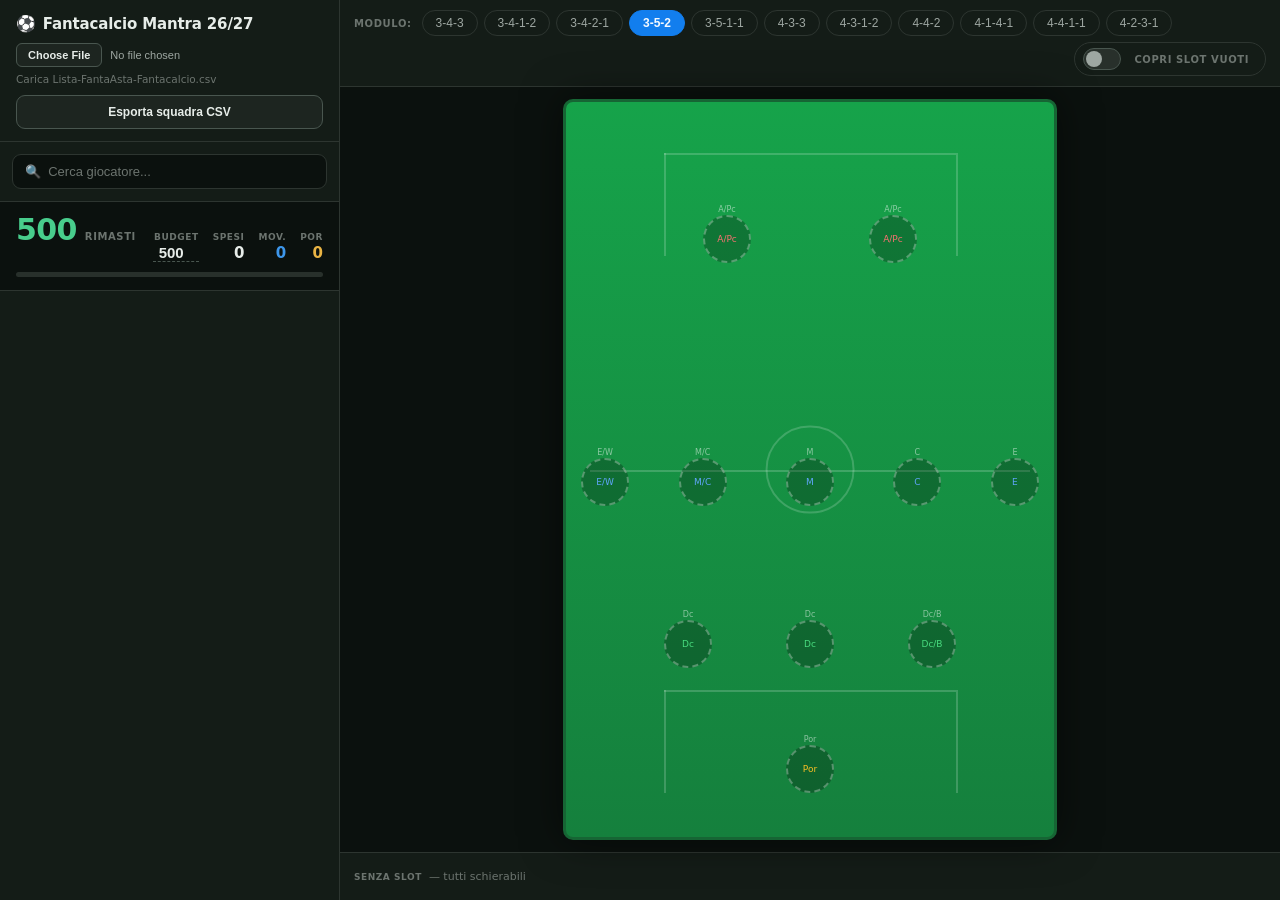
<file: webapp/index.html>
<!DOCTYPE html>
<html lang="it">
<head>
<meta charset="UTF-8">
<meta name="viewport" content="width=device-width, initial-scale=1.0">
<title>Fantacalcio Mantra 26/27</title>
<script src="js/papaparse.min.js"></script>
<link rel="stylesheet" href="styles.css">
</head>
<body>

<!-- ════════════════════ LEFT ════════════════════ -->
<div id="left">
  <div id="left-header">
    <h1>Fantacalcio Mantra 26/27</h1>
    <input type="file" id="file-input" accept=".csv">
    <div id="file-status">Carica Lista-FantaAsta-Fantacalcio.csv</div>
    <button id="export-btn">Esporta squadra CSV</button>
  </div>

  <div id="search-area">
    <input type="text" id="search-input" placeholder="🔍  Cerca giocatore..." autocomplete="off">
    <div id="search-results"></div>
  </div>

  <div id="budget-bar">
    <div id="budget-top">
      <div id="budget-main">
        <div class="bud-val" id="rem-val">500</div>
        <div class="bud-lbl">Rimasti</div>
      </div>
      <div id="budget-side">
        <label class="bud-mini" title="Budget totale (modificabile)">
          <span class="bud-lbl">Budget</span>
          <span class="bud-val"><input id="budget-input" type="number" value="500"></span>
        </label>
        <div class="bud-mini">
          <span class="bud-lbl">Spesi</span>
          <span class="bud-val" id="spent-val">0</span>
        </div>
        <div class="bud-mini" title="Giocatori di movimento">
          <span class="bud-lbl">Mov.</span>
          <span class="bud-val" id="mov-val">0</span>
        </div>
        <div class="bud-mini" title="Portieri">
          <span class="bud-lbl">Por</span>
          <span class="bud-val" id="gk-val">0</span>
        </div>
      </div>
    </div>
    <div id="budget-track"><div id="budget-fill"></div></div>
  </div>

  <div id="roster-list"></div>
  <div id="left-resizer" title="Trascina per allargare"></div>
</div>

<!-- ════════════════════ RIGHT ════════════════════ -->
<div id="right">
  <div id="controls">
    <span>MODULO:</span>
    <button class="fb" data-f="3-4-3">3-4-3</button>
    <button class="fb" data-f="3-4-1-2">3-4-1-2</button>
    <button class="fb" data-f="3-4-2-1">3-4-2-1</button>
    <button class="fb active" data-f="3-5-2">3-5-2</button>
    <button class="fb" data-f="3-5-1-1">3-5-1-1</button>
    <button class="fb" data-f="4-3-3">4-3-3</button>
    <button class="fb" data-f="4-3-1-2">4-3-1-2</button>
    <button class="fb" data-f="4-4-2">4-4-2</button>
    <button class="fb" data-f="4-1-4-1">4-1-4-1</button>
    <button class="fb" data-f="4-4-1-1">4-4-1-1</button>
    <button class="fb" data-f="4-2-3-1">4-2-3-1</button>
    <label id="pf-toggle" title="Se attivo, i polivalenti vengono tirati avanti per riempire slot offensivi vuoti. Se spento, ognuno resta nel ruolo più difensivo possibile.">
      <input type="checkbox" id="pf-check">
      <span class="pf-switch"></span>
      <span class="pf-text">Copri slot vuoti</span>
    </label>
  </div>
  <div id="pitch-wrap"><div id="pitch"></div></div>
  <div id="bench"><span id="bench-lbl">PANCHINA</span></div>
</div>

<!-- ════════════════════ MODAL ════════════════════ -->
<div id="modal">
  <div id="modal-box">
    <div id="modal-title"></div>
    <div id="modal-sub"></div>
    <div id="modal-stats"></div>
    <input id="price-input" type="number" min="1" max="999" placeholder="Prezzo pagato (FM)">
    <div class="mbts">
      <button id="btn-ok">✓ Aggiungi</button>
      <button id="btn-no">✕ Annulla</button>
    </div>
  </div>
</div>


<!-- Moduli JS: script classici, caricati in ordine di dipendenza.
     Niente ES modules così l'app funziona anche aprendo il file col doppio-click. -->
<script src="js/data.js"></script>
<script src="js/formations.js"></script>
<script src="js/assign.js"></script>
<script src="js/render.js"></script>
<script src="js/ui.js"></script>
</body>
</html>
</file>
<file: webapp/styles.css>
/* ── DESIGN TOKENS (OKLCH, neutri tinti verso il verde del campo) ── */
:root {
  --bg:          oklch(0.17 0.012 160);
  --surface:     oklch(0.215 0.014 160);
  --surface-2:   oklch(0.255 0.015 160);
  --surface-3:   oklch(0.30 0.015 160);
  --border:      oklch(0.32 0.014 160);
  --border-hi:   oklch(0.44 0.02 160);

  --text:        oklch(0.94 0.008 160);
  --text-dim:    oklch(0.72 0.012 160);
  --text-faint:  oklch(0.55 0.012 160);

  --accent:      oklch(0.66 0.15 250);   /* blu: interazione, selezione, focus */
  --accent-hi:   oklch(0.60 0.19 255);
  --gold:        oklch(0.80 0.14 82);    /* oro: crediti / valore */
  --pos:         oklch(0.76 0.15 158);   /* verde: rimasti / positivo */
  --neg:         oklch(0.66 0.20 25);    /* rosso: sforamento / elimina */

  --r-sm: 6px; --r: 9px; --r-lg: 13px;
  --shadow: 0 8px 24px oklch(0.12 0.02 160 / 0.5);
}

* { box-sizing: border-box; margin: 0; padding: 0; }
body {
  font-family: -apple-system, BlinkMacSystemFont, "Segoe UI", system-ui, sans-serif;
  background: var(--bg); color: var(--text);
  display: flex; height: 100vh; overflow: hidden;
  font-variant-numeric: tabular-nums;
  -webkit-font-smoothing: antialiased;
}

/* ── LEFT PANEL ── */
#left { width: 340px; min-width: 300px; max-width: 70vw; background: var(--surface); display: flex; flex-direction: column; border-right: 1px solid var(--border); position: relative; flex-shrink: 0; }
#left-resizer { position: absolute; top: 0; right: -3px; width: 6px; height: 100%; cursor: col-resize; z-index: 30; }
#left-resizer::after { content: ""; position: absolute; inset: 0 2px; background: var(--accent); opacity: 0; transition: opacity 0.15s; }
#left-resizer:hover::after, #left-resizer.dragging::after { opacity: 0.5; }
body.resizing { cursor: col-resize; user-select: none; }

#left-header { padding: 14px 16px 12px; border-bottom: 1px solid var(--border); }
#left-header h1 { font-size: 15px; font-weight: 700; color: var(--text); margin-bottom: 10px; letter-spacing: -0.01em; display: flex; align-items: center; gap: 7px; }
#left-header h1::before { content: "⚽"; font-size: 16px; }
#file-input { width: 100%; font-size: 11px; color: var(--text-dim); cursor: pointer; }
#file-input::file-selector-button {
  margin-right: 8px; padding: 5px 11px; border-radius: var(--r-sm);
  border: 1px solid var(--border-hi); background: var(--surface-2);
  color: var(--text); font-size: 11px; font-weight: 600; cursor: pointer;
  transition: background 0.15s, border-color 0.15s;
}
#file-input::file-selector-button:hover { background: var(--surface-3); border-color: var(--accent); }
#file-status { font-size: 10.5px; color: var(--text-faint); margin-top: 6px; }

#search-area { padding: 12px; border-bottom: 1px solid var(--border); position: relative; }
#search-input {
  width: 100%; padding: 9px 12px; border-radius: var(--r);
  border: 1px solid var(--border); background: var(--bg);
  color: var(--text); font-size: 13px; outline: none;
  transition: border-color 0.15s, box-shadow 0.15s;
}
#search-input::placeholder { color: var(--text-faint); }
#search-input:focus { border-color: var(--accent); box-shadow: 0 0 0 3px oklch(0.66 0.15 250 / 0.18); }
#search-results {
  position: absolute; left: 12px; right: 12px; top: calc(100% - 2px);
  background: var(--surface-2); border: 1px solid var(--border-hi); border-radius: var(--r);
  max-height: 280px; overflow-y: auto; z-index: 50; display: none;
  box-shadow: var(--shadow);
}
#search-results.open { display: block; }
.sr-item {
  padding: 9px 12px; cursor: pointer; border-bottom: 1px solid var(--border);
  display: flex; justify-content: space-between; align-items: center; gap: 8px;
  transition: background 0.12s;
}
.sr-item:last-child { border-bottom: none; }
.sr-item:hover { background: var(--surface-3); }
.sr-name { font-size: 12.5px; font-weight: 600; }
.sr-meta { font-size: 10px; color: var(--text-dim); margin-top: 2px; }
.sr-qta { font-size: 13px; color: var(--gold); font-weight: 700; white-space: nowrap; }
.sr-new { font-size: 9px; font-weight: 700; background: oklch(0.66 0.15 250 / 0.18); color: var(--accent); padding: 1px 6px; border-radius: 10px; }
.sr-rig { font-size: 9px; font-weight: 700; background: oklch(0.80 0.14 82 / 0.16); color: var(--gold); padding: 1px 6px; border-radius: 10px; }

#budget-bar { background: var(--bg); padding: 13px 16px; border-bottom: 1px solid var(--border); display: flex; flex-direction: column; gap: 10px; }
#budget-top { display: flex; align-items: baseline; justify-content: space-between; gap: 12px 16px; flex-wrap: wrap; }
#budget-main { display: flex; align-items: baseline; gap: 8px; min-width: 0; }
#budget-main #rem-val { font-size: 30px; font-weight: 800; line-height: 1; color: var(--pos); letter-spacing: -0.02em; }
#budget-main .bud-lbl { font-size: 10px; }
#budget-side { display: flex; gap: 14px; flex-wrap: wrap; justify-content: flex-end; }
.bud-mini { display: flex; flex-direction: column; align-items: flex-end; gap: 2px; }
.bud-mini .bud-val { font-size: 15px; font-weight: 700; }
.bud-lbl { font-size: 9px; font-weight: 600; letter-spacing: 0.06em; color: var(--text-faint); text-transform: uppercase; }
#spent-val { color: var(--text); }
#mov-val { color: var(--accent); }
#gk-val  { color: var(--gold); }
#budget-input {
  background: transparent; border: none; color: var(--text); font-size: 15px;
  font-weight: 700; width: 46px; text-align: right; padding: 0; outline: none;
  border-bottom: 1px dashed var(--border-hi); cursor: text;
}
#budget-input:focus { border-bottom-color: var(--accent); color: var(--accent); }
#budget-track { height: 5px; border-radius: 3px; background: var(--surface-3); overflow: hidden; }
#budget-fill { height: 100%; width: 0; border-radius: 3px; background: var(--pos); transition: width 0.35s cubic-bezier(0.22,1,0.36,1), background 0.2s; }
#budget-fill.over { background: var(--neg); }

#roster-list { flex: 1; overflow-y: auto; padding: 10px; display: flex; flex-direction: column; gap: 5px; }
.rp {
  display: flex; align-items: center; gap: 8px; padding: 7px 9px;
  background: var(--surface-2); border-radius: var(--r);
  border: 1px solid transparent; transition: border-color 0.15s, background 0.15s;
}
.rp:hover { border-color: var(--border-hi); background: var(--surface-3); }
.rp-badge {
  font-size: 10px; font-weight: 800; padding: 3px 0; border-radius: var(--r-sm);
  min-width: 32px; text-align: center; letter-spacing: 0.02em;
}
.rp-info { flex: 1; min-width: 0; }
.rp-name { font-size: 12px; font-weight: 600; white-space: nowrap; overflow: hidden; text-overflow: ellipsis; }
.rp-sub { font-size: 9.5px; color: var(--text-faint); margin-top: 1px; white-space: nowrap; overflow: hidden; text-overflow: ellipsis; }
.rp-price { font-size: 13px; font-weight: 700; color: var(--gold); white-space: nowrap; }
.rp-price::after { content: "\00a0FM"; font-size: 9px; font-weight: 600; color: var(--text-faint); }
#export-btn {
  margin-top: 10px; width: 100%; background: var(--surface-2); color: var(--text);
  border: 1px solid var(--border-hi); border-radius: var(--r); padding: 9px; font-size: 12px;
  font-weight: 600; cursor: pointer; transition: background 0.15s, border-color 0.15s;
}
#export-btn:hover { background: var(--surface-3); border-color: var(--accent); }
.rp-role { flex-shrink: 0; background: var(--bg); color: var(--text-dim); border: 1px solid var(--border); border-radius: var(--r-sm); font-size: 10px; padding: 3px 4px; cursor: pointer; outline: none; }
.rp-role:hover { border-color: var(--accent); color: var(--text); }
.rp-del { color: var(--text-faint); cursor: pointer; font-size: 17px; padding: 0 3px; line-height: 1; flex-shrink: 0; transition: color 0.12s; }
.rp-del:hover { color: var(--neg); }
.rp-rig { font-size: 8px; font-weight: 700; color: var(--gold); }
.rp-new { font-size: 8px; font-weight: 700; color: var(--accent); }

/* ── RIGHT PANEL ── */
#right { flex: 1; min-width: 0; display: flex; flex-direction: column; overflow: hidden; }

#controls { background: var(--surface); padding: 10px 14px; display: flex; align-items: center; gap: 6px; flex-wrap: wrap; border-bottom: 1px solid var(--border); }
#controls span { font-size: 10px; font-weight: 600; letter-spacing: 0.06em; text-transform: uppercase; color: var(--text-faint); margin-right: 4px; }
.fb {
  padding: 5px 13px; border-radius: 20px; border: 1px solid var(--border);
  background: transparent; color: var(--text-dim); cursor: pointer; font-size: 12px; font-weight: 500;
  transition: color 0.15s, border-color 0.15s, background 0.15s;
}
.fb:hover { border-color: var(--border-hi); color: var(--text); }
.fb.active { background: var(--accent-hi); border-color: var(--accent-hi); color: oklch(0.98 0.01 250); font-weight: 600; }
#pf-toggle { margin-left: auto; display: flex; align-items: center; gap: 9px; font-size: 13px; font-weight: 600; color: var(--text-dim); cursor: pointer; user-select: none; padding: 5px 12px 5px 8px; border-radius: 20px; border: 1px solid var(--border); transition: border-color 0.15s, background 0.15s, color 0.15s; }
#pf-toggle:hover { border-color: var(--border-hi); }
#pf-toggle input { position: absolute; opacity: 0; pointer-events: none; }
.pf-switch { position: relative; flex-shrink: 0; width: 38px; height: 22px; border-radius: 11px; background: var(--surface-3); border: 1px solid var(--border-hi); transition: background 0.2s; }
.pf-switch::after { content: ""; position: absolute; top: 2px; left: 2px; width: 16px; height: 16px; border-radius: 50%; background: var(--text-dim); transition: transform 0.2s cubic-bezier(0.22,1,0.36,1), background 0.2s; }
#pf-toggle:has(#pf-check:checked) { color: var(--text); background: oklch(0.66 0.15 250 / 0.14); border-color: var(--accent); }
#pf-check:checked + .pf-switch { background: var(--accent-hi); border-color: var(--accent-hi); }
#pf-check:checked + .pf-switch::after { transform: translateX(16px); background: oklch(0.98 0.01 250); }
#pf-check:focus-visible + .pf-switch { box-shadow: 0 0 0 3px oklch(0.66 0.15 250 / 0.3); }

#pitch-wrap { flex: 1; min-height: 0; min-width: 0; display: flex; align-items: center; justify-content: center; padding: 12px; background: var(--bg); }
#pitch {
  position: relative; border-radius: 10px; overflow: visible;
  background: linear-gradient(180deg, #16a34a 0%, #15803d 100%);
  border: 3px solid #166534;
  box-shadow: 0 0 40px rgba(0,0,0,0.5);
}

/* pitch lines */
.pline { position: absolute; background: rgba(255,255,255,0.18); }
.pcircle { position: absolute; border: 2px solid rgba(255,255,255,0.18); border-radius: 50%; }

/* player slot */
.pslot { position: absolute; transform: translate(-50%,-50%); display: flex; flex-direction: column; align-items: center; z-index: 10; }
.pslot-role { font-size: 8px; color: rgba(255,255,255,0.5); margin-bottom: 1px; }
.pslot-circle {
  width: 48px; height: 48px; border-radius: 50%;
  border: 2px dashed rgba(255,255,255,0.3);
  background: rgba(0,0,0,0.25);
  display: flex; align-items: center; justify-content: center;
  font-size: 9px; color: rgba(255,255,255,0.35);
  transition: all 0.2s;
}
.pslot.filled .pslot-circle {
  background: #1e3a5f; border: 2px solid #60a5fa; color: #fff;
  font-size: 9px; font-weight: 700; text-align: center; line-height: 1.2;
}
.pslot.filled.oop .pslot-circle { border-color: #f97316; background: #431407; }
.pslot.filled.rig1 .pslot-circle { border-color: #fcd34d; }
.pslot.filled.nuovo .pslot-circle { border-color: #818cf8; }
.pslot-name { font-size: 9px; color: #fff; font-weight: 600; text-shadow: 1px 1px 3px #000; margin-top: 2px; max-width: 58px; text-align: center; white-space: nowrap; overflow: hidden; text-overflow: ellipsis; }
.pslot-price { font-size: 8px; color: #fcd34d; }
.pslot-reserves { display: flex; flex-direction: column; align-items: center; gap: 3px; margin-top: 4px; }
.pslot-res {
  display: flex; align-items: baseline; gap: 5px;
  font-size: 8.5px; color: #e5e7eb; background: rgba(0,0,0,0.6);
  padding: 2px 7px; border-radius: 9px; border: 1px solid rgba(255,255,255,0.15);
  max-width: 132px; line-height: 1.25; cursor: default;
}
.res-name  { font-weight: 600; white-space: nowrap; }
.res-role  { color: #9ca3af; font-weight: 700; white-space: nowrap; }
.res-price { color: #fcd34d; margin-left: auto; white-space: nowrap; }

/* ── BENCH (senza slot) ── */
#bench { background: var(--surface); border-top: 1px solid var(--border); padding: 8px 14px; display: flex; align-items: center; gap: 7px; overflow-x: auto; min-height: 48px; flex-shrink: 0; }
#bench-lbl { font-size: 9px; letter-spacing: 0.06em; text-transform: uppercase; color: var(--text-faint); white-space: nowrap; font-weight: 700; }
.bp {
  background: var(--surface-2); border: 1px solid var(--border); border-radius: var(--r-sm);
  padding: 4px 10px; font-size: 10.5px; white-space: nowrap; flex-shrink: 0;
}
.bp-role { color: var(--accent); font-weight: 700; margin-right: 5px; }
.bp-price { color: var(--gold); }
#bench.has-nofit #bench-lbl { color: var(--neg); }
.bench-count { display: inline-flex; align-items: center; justify-content: center; min-width: 16px; height: 16px; padding: 0 4px; margin-left: 3px; border-radius: 8px; background: var(--neg); color: oklch(0.98 0.01 25); font-size: 9px; font-weight: 800; }
.bp.nofit { background: oklch(0.66 0.20 25 / 0.14); border-color: oklch(0.66 0.20 25 / 0.45); }
.bp.nofit .bp-role { color: var(--neg); }

/* ── MODAL ── */
#modal { display: none; position: fixed; inset: 0; background: oklch(0.12 0.02 160 / 0.72); z-index: 100; align-items: center; justify-content: center; padding: 16px; }
#modal.open { display: flex; }
#modal-box { background: var(--surface); border-radius: var(--r-lg); padding: 22px; width: 320px; max-width: 100%; border: 1px solid var(--border-hi); box-shadow: 0 24px 64px oklch(0.10 0.02 160 / 0.6); }
#modal-title { font-size: 17px; font-weight: 700; color: var(--text); margin-bottom: 2px; letter-spacing: -0.01em; }
#modal-sub { font-size: 11px; color: var(--text-dim); margin-bottom: 14px; }
#modal-stats { font-size: 11px; color: var(--text-dim); margin-bottom: 16px; padding: 10px 12px; background: var(--bg); border: 1px solid var(--border); border-radius: var(--r); line-height: 1.9; }
#modal-stats span { color: var(--text); font-weight: 600; }
#price-input {
  width: 100%; padding: 12px; font-size: 24px; text-align: center;
  border-radius: var(--r); border: 2px solid var(--border); background: var(--bg);
  color: var(--gold); font-weight: 800; margin-bottom: 12px; outline: none;
  transition: border-color 0.15s;
}
#price-input::placeholder { color: var(--text-faint); font-weight: 500; font-size: 15px; }
#price-input:focus { border-color: var(--accent); }
.mbts { display: flex; gap: 8px; }
.mbts button { flex: 1; padding: 11px; border-radius: var(--r); border: none; cursor: pointer; font-size: 14px; font-weight: 700; transition: background 0.15s; }
#btn-ok { background: var(--accent-hi); color: oklch(0.98 0.01 250); }
#btn-ok:hover { background: var(--accent); }
#btn-no { background: var(--surface-3); color: var(--text-dim); }
#btn-no:hover { background: var(--border-hi); color: var(--text); }

/* scrollbar */
::-webkit-scrollbar { width: 6px; height: 6px; }
::-webkit-scrollbar-track { background: transparent; }
::-webkit-scrollbar-thumb { background: var(--border-hi); border-radius: 3px; }
::-webkit-scrollbar-thumb:hover { background: var(--text-faint); }

/* ── RESPONSIVE (asta da telefono) ── */
@media (max-width: 820px) {
  body { flex-direction: column; height: auto; min-height: 100dvh; overflow-y: auto; }
  #left { width: 100% !important; min-width: 0; max-width: none; border-right: none; border-bottom: 1px solid var(--border); }
  #left-resizer { display: none; }
  #roster-list { max-height: 34vh; }
  #right { min-height: 84vh; }
  #controls { position: sticky; top: 0; z-index: 20; }
}
@media (max-width: 400px) {
  #budget-top { flex-direction: column; align-items: stretch; gap: 8px; }
  #budget-side { justify-content: space-between; }
}
</file>
